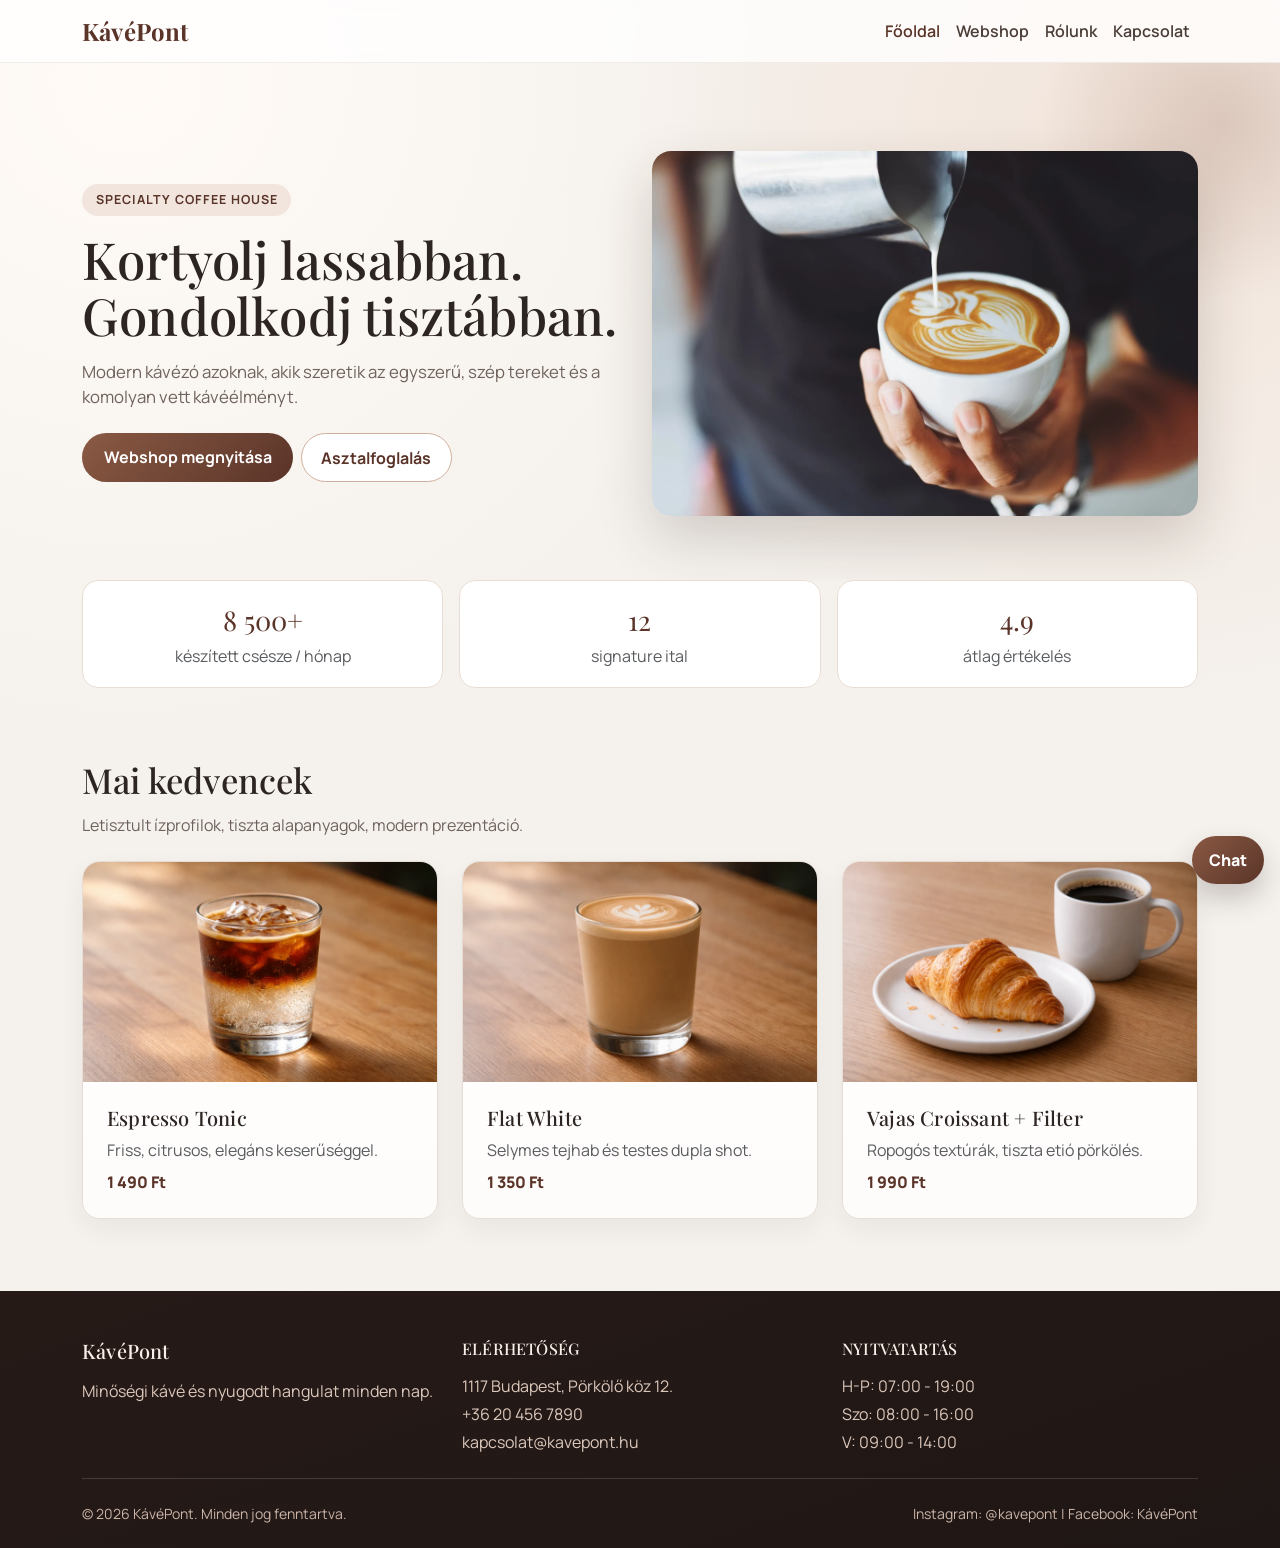
<file: index.html>
﻿<!DOCTYPE html>
<html lang="hu">
<head>
    <meta charset="UTF-8">
    <meta name="viewport" content="width=device-width, initial-scale=1.0">
    <title>KávéPont | Főoldal</title>
    <link rel="preconnect" href="https://fonts.googleapis.com">
    <link rel="preconnect" href="https://fonts.gstatic.com" crossorigin>
    <link href="https://fonts.googleapis.com/css2?family=Manrope:wght@400;500;600;700;800&family=Playfair+Display:wght@600;700;800&display=swap" rel="stylesheet">
    <link href="https://cdn.jsdelivr.net/npm/bootstrap@5.3.3/dist/css/bootstrap.min.css" rel="stylesheet" integrity="sha384-QWTKZyjpPEjISv5WaRU9OFeRpok6YctnYmDr5pNlyT2bRjXh0JMhjY6hW+ALEwIH" crossorigin="anonymous">
    <link rel="stylesheet" href="styles.css">
</head>

<style>


</style>

<body>
    <nav class="navbar navbar-expand-lg glass-nav sticky-top">
        <div class="container">
            <a class="navbar-brand brand-text" href="index.html">KávéPont</a>
            <button class="navbar-toggler" type="button" data-bs-toggle="collapse" data-bs-target="#mainNav" aria-controls="mainNav" aria-expanded="false" aria-label="Navigáció váltása">
                <span class="navbar-toggler-icon"></span>
            </button>
            <div class="collapse navbar-collapse" id="mainNav">
                <ul class="navbar-nav ms-auto mb-2 mb-lg-0">
                    <li class="nav-item"><a class="nav-link active" aria-current="page" href="index.html">Főoldal</a></li>
                    <li class="nav-item"><a class="nav-link" href="menu.html">Webshop</a></li>
                    <li class="nav-item"><a class="nav-link" href="rolunk.html">Rólunk</a></li>
                    <li class="nav-item"><a class="nav-link" href="kapcsolat.html">Kapcsolat</a></li>
                </ul>
            </div>
        </div>
    </nav>

    <header class="hero-section">
        <div class="container">
            <div class="row align-items-center g-4">
                <div class="col-lg-6 fade-up">
                    <span class="kicker">Specialty Coffee House</span>
                    <h1 class="hero-title">Kortyolj lassabban. Gondolkodj tisztábban.</h1>
                    <p class="hero-sub mb-4">Modern kávézó azoknak, akik szeretik az egyszerű, szép tereket és a komolyan vett kávéélményt.</p>
                    <div class="d-flex flex-wrap gap-2">
                        <a href="menu.html" class="btn btn-coffee">Webshop megnyitása</a>
                        <a href="kapcsolat.html" class="btn btn-coffee-outline">Asztalfoglalás</a>
                    </div>
                </div>
                <div class="col-lg-6 fade-up delay-1">
                    <img src="kepek/fooldal.webp" class="img-fluid page-photo hero-photo" alt="Modern kávézó enterior">
                </div>
            </div>
        </div>
    </header>

    <section class="pb-5">
        <div class="container">
            <div class="row g-3 fade-up delay-1">
                <div class="col-md-4">
                    <div class="stats-wrap text-center">
                        <p class="stat-number">8 500+</p>
                        <p class="mb-0 text-muted">készített csésze / hónap</p>
                    </div>
                </div>
                <div class="col-md-4">
                    <div class="stats-wrap text-center">
                        <p class="stat-number">12</p>
                        <p class="mb-0 text-muted">signature ital</p>
                    </div>
                </div>
                <div class="col-md-4">
                    <div class="stats-wrap text-center">
                        <p class="stat-number">4.9</p>
                        <p class="mb-0 text-muted">átlag értékelés</p>
                    </div>
                </div>
            </div>
        </div>
    </section>

    <section class="py-4">
        <div class="container">
            <h2 class="section-title fade-up">Mai kedvencek</h2>
            <p class="section-lead mb-4 fade-up delay-1">Letisztult ízprofilok, tiszta alapanyagok, modern prezentáció.</p>
            <div class="row g-4">
                <div class="col-md-4 fade-up delay-1">
                    <article class="soft-card h-100 overflow-hidden">
                        <img src="kepek/espressotonic.webp" class="w-100 feature-photo" alt="Espresso tonic">
                        <div class="p-4">
                            <h3 class="h5">Espresso Tonic</h3>
                            <p class="text-muted mb-2">Friss, citrusos, elegáns keserűséggel.</p>
                            <span class="price">1 490 Ft</span>
                        </div>
                    </article>
                </div>
                <div class="col-md-4 fade-up delay-2">
                    <article class="soft-card h-100 overflow-hidden">
                        <img src="kepek/flatwhite.webp" class="w-100 feature-photo" alt="Flat white">
                        <div class="p-4">
                            <h3 class="h5">Flat White</h3>
                            <p class="text-muted mb-2">Selymes tejhab és testes dupla shot.</p>
                            <span class="price">1 350 Ft</span>
                        </div>
                    </article>
                </div>
                <div class="col-md-4 fade-up delay-3">
                    <article class="soft-card h-100 overflow-hidden">
                        <img src="kepek/crossaintfilter.webp" class="w-100 feature-photo" alt="Croissant és kávé">
                        <div class="p-4">
                            <h3 class="h5">Vajas Croissant + Filter</h3>
                            <p class="text-muted mb-2">Ropogós textúrák, tiszta etió pörkölés.</p>
                            <span class="price">1 990 Ft</span>
                        </div>
                    </article>
                </div>
            </div>
        </div>
    </section>

    <footer class="footer-section pt-5 pb-4">
        <div class="container">
            <div class="row g-4">
                <div class="col-md-4">
                    <h3 class="h5 mb-3">KávéPont</h3>
                    <p class="mb-0 text-footer">Minőségi kávé és nyugodt hangulat minden nap.</p>
                </div>
                <div class="col-md-4">
                    <h3 class="h6 text-uppercase mb-3">Elérhetőség</h3>
                    <p class="mb-1 text-footer">1117 Budapest, Pörkölő köz 12.</p>
                    <p class="mb-1 text-footer">+36 20 456 7890</p>
                    <p class="mb-0 text-footer">kapcsolat@kavepont.hu</p>
                </div>
                <div class="col-md-4">
                    <h3 class="h6 text-uppercase mb-3">Nyitvatartás</h3>
                    <p class="mb-1 text-footer">H-P: 07:00 - 19:00</p>
                    <p class="mb-1 text-footer">Szo: 08:00 - 16:00</p>
                    <p class="mb-0 text-footer">V: 09:00 - 14:00</p>
                </div>
            </div>
            <div class="d-flex flex-column flex-md-row justify-content-between align-items-md-center pt-4 mt-4 border-top footer-bottom">
                <small>&copy; 2026 KávéPont. Minden jog fenntartva.</small>
                <small>Instagram: @kavepont | Facebook: KávéPont</small>
            </div>
        </div>
    </footer>

    <script src="https://cdn.jsdelivr.net/npm/bootstrap@5.3.3/dist/js/bootstrap.bundle.min.js" integrity="sha384-YvpcrYf0tY3lHB60NNkmXc5s9fDVZLESaAA55NDzOxhy9GkcIdslK1eN7N6jIeHz" crossorigin="anonymous"></script>
    <script src="chatbot.js"></script>
</body>
</html>
</file>
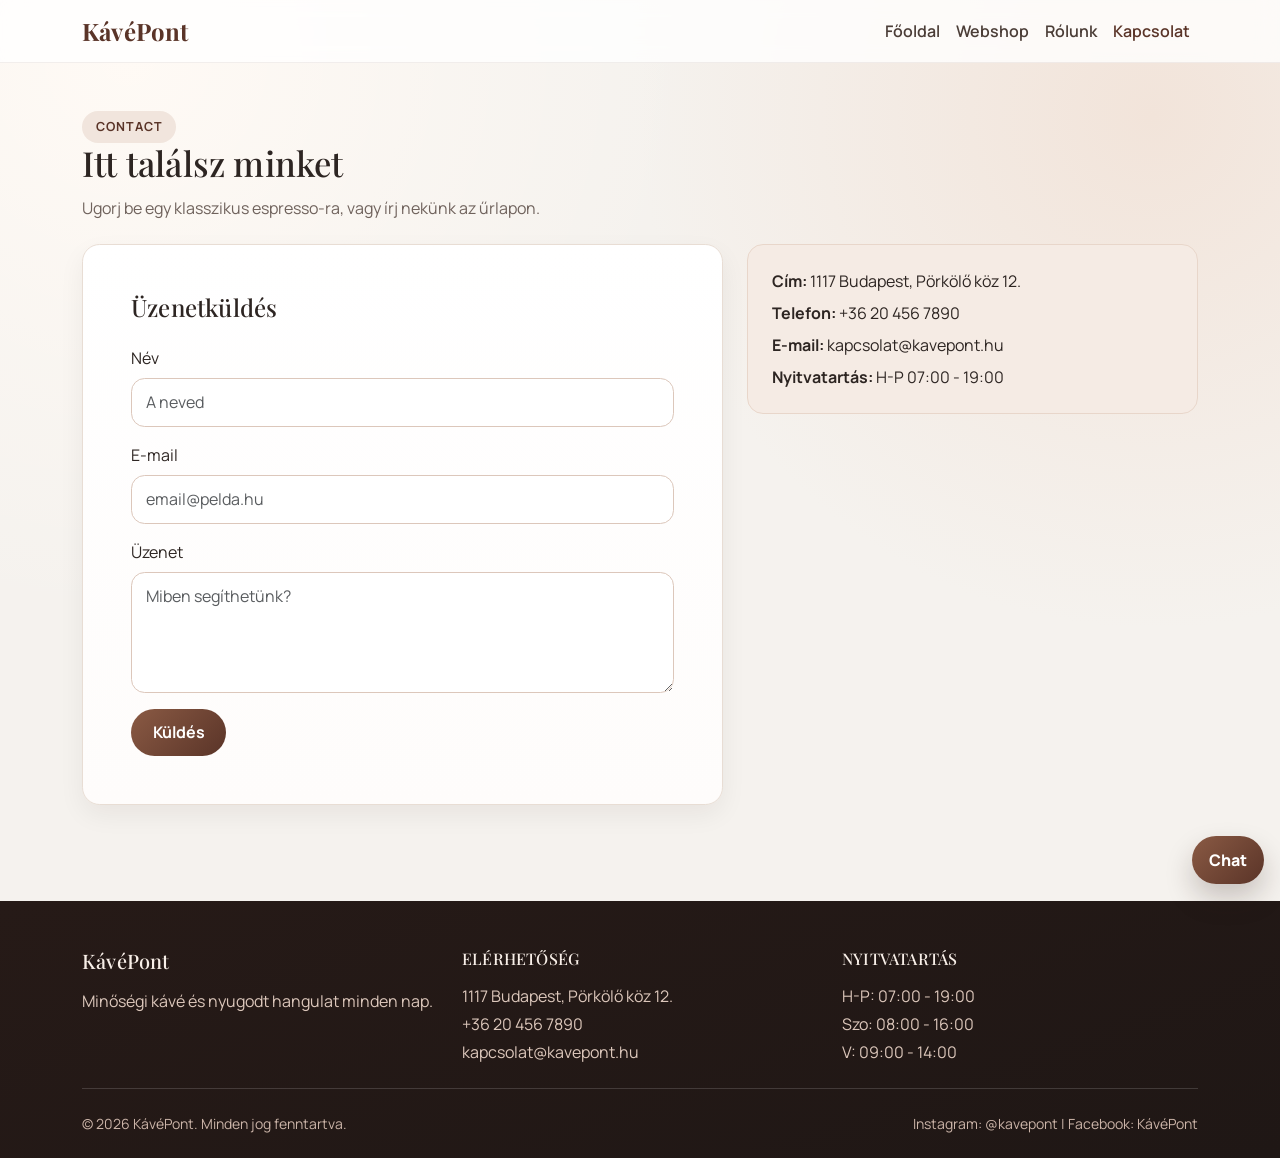
<file: kapcsolat.html>
﻿<!DOCTYPE html>
<html lang="hu">
<head>
    <meta charset="UTF-8">
    <meta name="viewport" content="width=device-width, initial-scale=1.0">
    <title>KávéPont | Kapcsolat</title>
    <link rel="preconnect" href="https://fonts.googleapis.com">
    <link rel="preconnect" href="https://fonts.gstatic.com" crossorigin>
    <link href="https://fonts.googleapis.com/css2?family=Manrope:wght@400;500;600;700;800&family=Playfair+Display:wght@600;700;800&display=swap" rel="stylesheet">
    <link href="https://cdn.jsdelivr.net/npm/bootstrap@5.3.3/dist/css/bootstrap.min.css" rel="stylesheet" integrity="sha384-QWTKZyjpPEjISv5WaRU9OFeRpok6YctnYmDr5pNlyT2bRjXh0JMhjY6hW+ALEwIH" crossorigin="anonymous">
    <link rel="stylesheet" href="styles.css">
</head>
<body>
    <nav class="navbar navbar-expand-lg glass-nav sticky-top">
        <div class="container">
            <a class="navbar-brand brand-text" href="index.html">KávéPont</a>
            <button class="navbar-toggler" type="button" data-bs-toggle="collapse" data-bs-target="#mainNav" aria-controls="mainNav" aria-expanded="false" aria-label="Navigáció váltása">
                <span class="navbar-toggler-icon"></span>
            </button>
            <div class="collapse navbar-collapse" id="mainNav">
                <ul class="navbar-nav ms-auto mb-2 mb-lg-0">
                    <li class="nav-item"><a class="nav-link" href="index.html">Főoldal</a></li>
                    <li class="nav-item"><a class="nav-link" href="menu.html">Webshop</a></li>
                    <li class="nav-item"><a class="nav-link" href="rolunk.html">Rólunk</a></li>
                    <li class="nav-item"><a class="nav-link active" aria-current="page" href="kapcsolat.html">Kapcsolat</a></li>
                </ul>
            </div>
        </div>
    </nav>

    <main class="py-5">
        <div class="container">
            <div class="row g-4 align-items-center mb-2">
                <div class="col-lg-6 fade-up">
                    <span class="kicker">Contact</span>
                    <h1 class="section-title">Itt találsz minket</h1>
                    <p class="section-lead">Ugorj be egy klasszikus espresso-ra, vagy írj nekünk az űrlapon.</p>
                </div>
                <div class="col-lg-6 fade-up delay-1">

                </div>
            </div>

            <div class="row g-4">

                <div class="col-lg-7 fade-up delay-2">
                    <div class="soft-card p-4 p-md-5">
                        <h2 class="h4 mb-4">Üzenetküldés</h2>
                        <form>
                            <div class="mb-3">
                                <label for="name" class="form-label">Név</label>
                                <input type="text" class="form-control clean-input" id="name" placeholder="A neved">
                            </div>
                            <div class="mb-3">
                                <label for="email" class="form-label">E-mail</label>
                                <input type="email" class="form-control clean-input" id="email" placeholder="email@pelda.hu">
                            </div>
                            <div class="mb-3">
                                <label for="message" class="form-label">Üzenet</label>
                                <textarea class="form-control clean-input" id="message" rows="4" placeholder="Miben segíthetünk?"></textarea>
                            </div>
                            <button type="submit" class="btn btn-coffee">Küldés</button>
                        </form>
                    </div>
                </div>

                                <div class="col-lg-5 fade-up delay-1">
                    <div class="contact-block p-4">
                        <p class="mb-2"><strong>Cím:</strong> 1117 Budapest, Pörkölő köz 12.</p>
                        <p class="mb-2"><strong>Telefon:</strong> +36 20 456 7890</p>
                        <p class="mb-2"><strong>E-mail:</strong> kapcsolat@kavepont.hu</p>
                        <p class="mb-0"><strong>Nyitvatartás:</strong> H-P 07:00 - 19:00</p>
                    </div>
                </div>
            </div>
        </div>
    </main>

    <footer class="footer-section pt-5 pb-4">
        <div class="container">
            <div class="row g-4">
                <div class="col-md-4">
                    <h3 class="h5 mb-3">KávéPont</h3>
                    <p class="mb-0 text-footer">Minőségi kávé és nyugodt hangulat minden nap.</p>
                </div>
                <div class="col-md-4">
                    <h3 class="h6 text-uppercase mb-3">Elérhetőség</h3>
                    <p class="mb-1 text-footer">1117 Budapest, Pörkölő köz 12.</p>
                    <p class="mb-1 text-footer">+36 20 456 7890</p>
                    <p class="mb-0 text-footer">kapcsolat@kavepont.hu</p>
                </div>
                <div class="col-md-4">
                    <h3 class="h6 text-uppercase mb-3">Nyitvatartás</h3>
                    <p class="mb-1 text-footer">H-P: 07:00 - 19:00</p>
                    <p class="mb-1 text-footer">Szo: 08:00 - 16:00</p>
                    <p class="mb-0 text-footer">V: 09:00 - 14:00</p>
                </div>
            </div>
            <div class="d-flex flex-column flex-md-row justify-content-between align-items-md-center pt-4 mt-4 border-top footer-bottom">
                <small>&copy; 2026 KávéPont. Minden jog fenntartva.</small>
                <small>Instagram: @kavepont | Facebook: KávéPont</small>
            </div>
        </div>
    </footer>

    <script src="https://cdn.jsdelivr.net/npm/bootstrap@5.3.3/dist/js/bootstrap.bundle.min.js" integrity="sha384-YvpcrYf0tY3lHB60NNkmXc5s9fDVZLESaAA55NDzOxhy9GkcIdslK1eN7N6jIeHz" crossorigin="anonymous"></script>
    <script src="chatbot.js"></script>
</body>
</html>
</file>
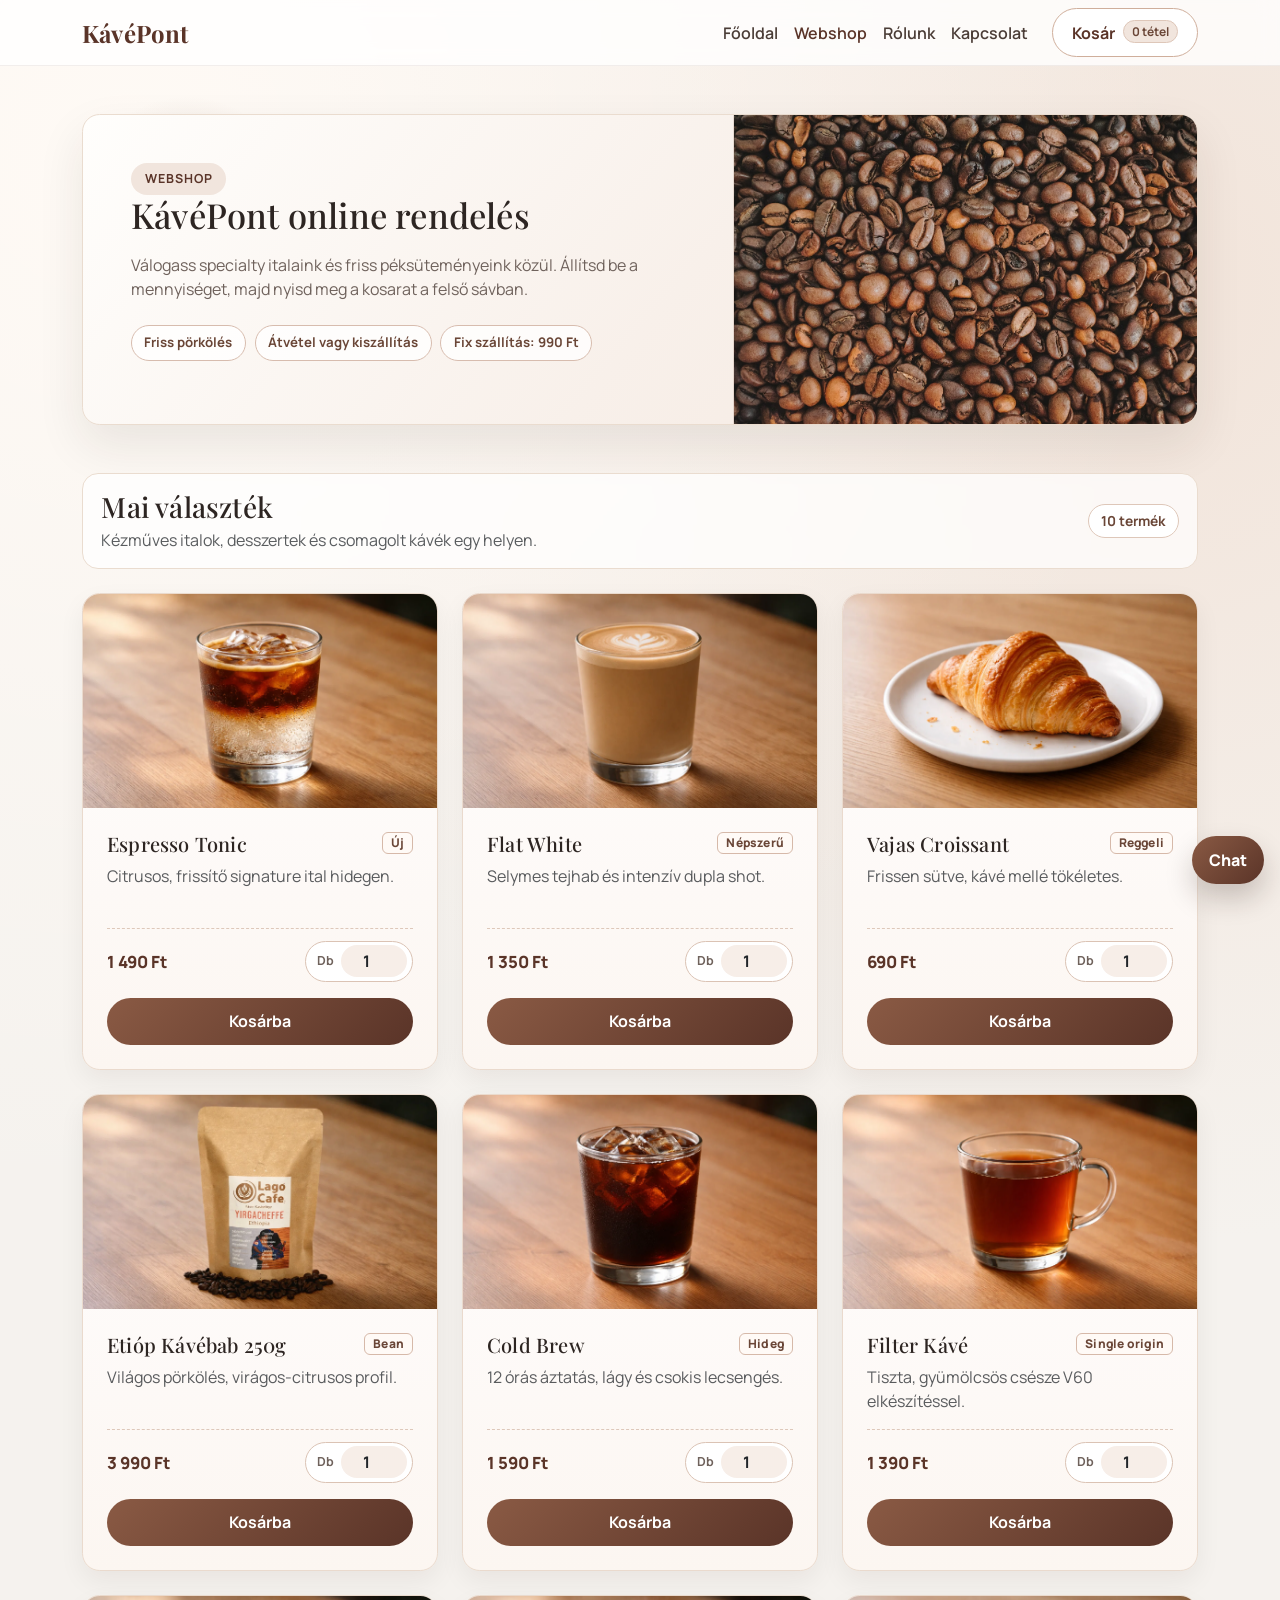
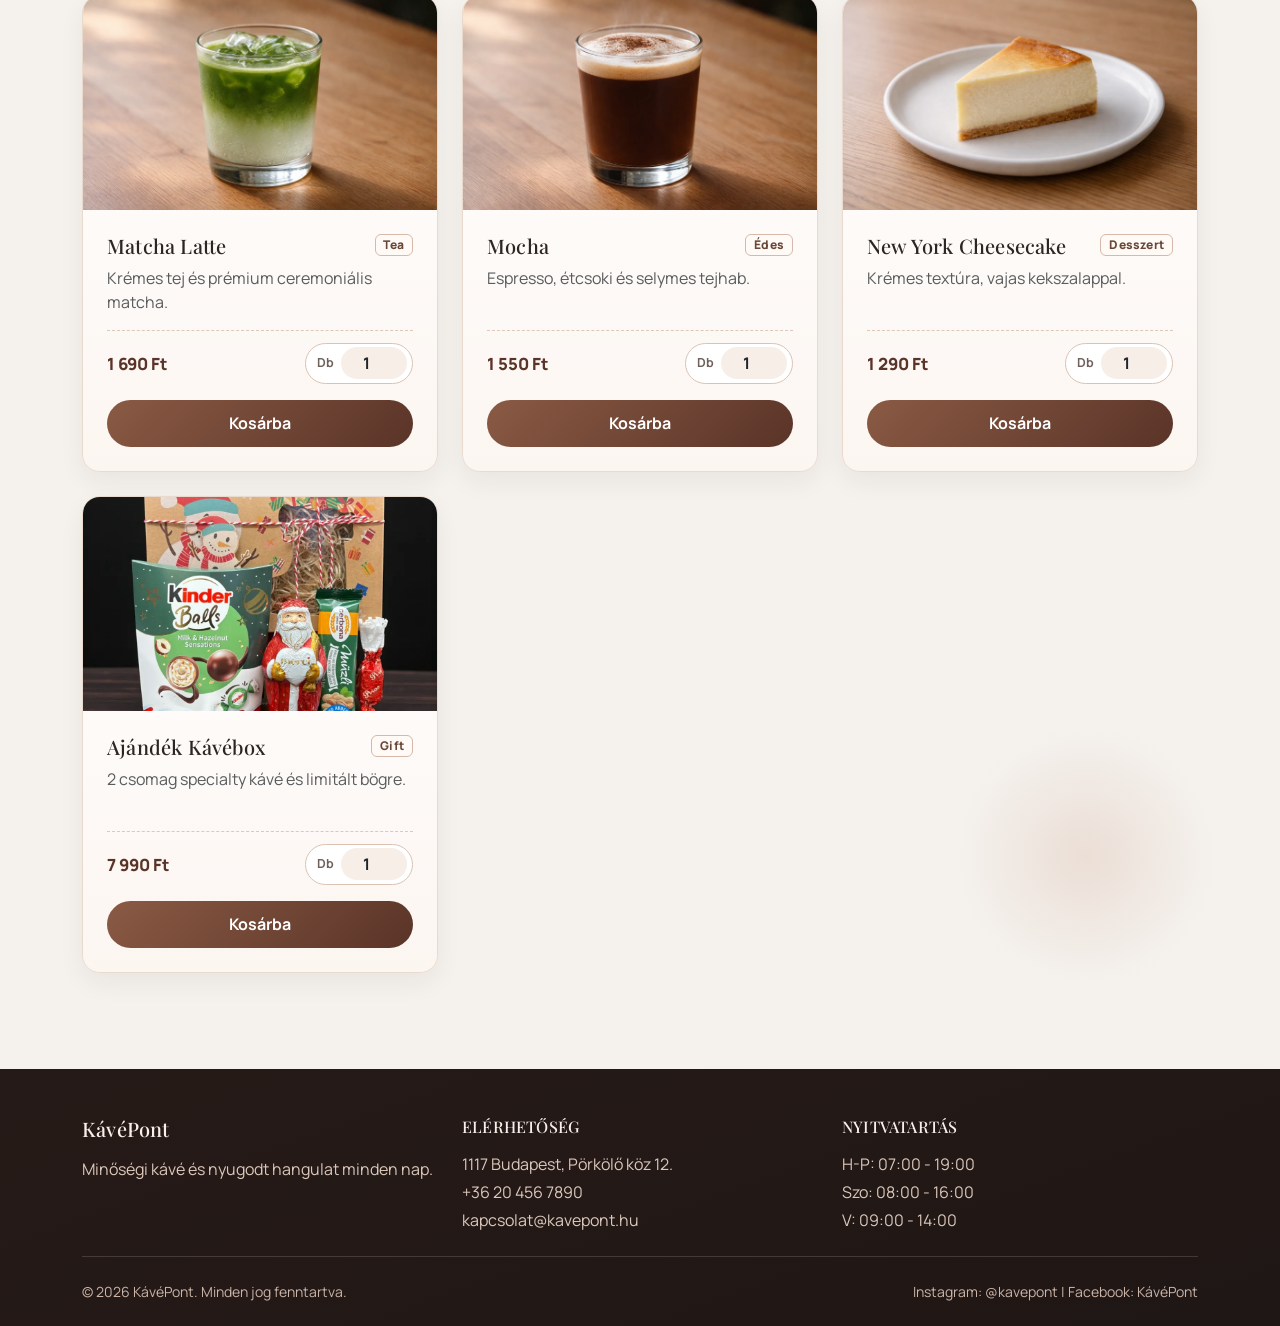
<file: menu.html>
﻿<!DOCTYPE html>
<html lang="hu">
<head>
    <meta charset="UTF-8">
    <meta name="viewport" content="width=device-width, initial-scale=1.0">
    <title>KávéPont | Webshop</title>
    <link rel="preconnect" href="https://fonts.googleapis.com">
    <link rel="preconnect" href="https://fonts.gstatic.com" crossorigin>
    <link href="https://fonts.googleapis.com/css2?family=Manrope:wght@400;500;600;700;800&family=Playfair+Display:wght@600;700;800&display=swap" rel="stylesheet">
    <link href="https://cdn.jsdelivr.net/npm/bootstrap@5.3.3/dist/css/bootstrap.min.css" rel="stylesheet" integrity="sha384-QWTKZyjpPEjISv5WaRU9OFeRpok6YctnYmDr5pNlyT2bRjXh0JMhjY6hW+ALEwIH" crossorigin="anonymous">
    <link rel="stylesheet" href="styles.css">
</head>
<body>
    <nav class="navbar navbar-expand-lg glass-nav sticky-top">
        <div class="container">
            <a class="navbar-brand brand-text" href="index.html">KávéPont</a>
            <button class="navbar-toggler" type="button" data-bs-toggle="collapse" data-bs-target="#mainNav" aria-controls="mainNav" aria-expanded="false" aria-label="Navigáció váltása">
                <span class="navbar-toggler-icon"></span>
            </button>
            <div class="collapse navbar-collapse" id="mainNav">
                <ul class="navbar-nav ms-auto mb-2 mb-lg-0">
                    <li class="nav-item"><a class="nav-link" href="index.html">Főoldal</a></li>
                    <li class="nav-item"><a class="nav-link active" aria-current="page" href="menu.html">Webshop</a></li>
                    <li class="nav-item"><a class="nav-link" href="rolunk.html">Rólunk</a></li>
                    <li class="nav-item"><a class="nav-link" href="kapcsolat.html">Kapcsolat</a></li>
                </ul>
                <div class="d-flex ms-lg-3 mt-3 mt-lg-0">
                    <button type="button" class="btn btn-coffee-outline cart-nav-btn" data-bs-toggle="modal" data-bs-target="#cartModal">
                        Kosár
                        <span id="cart-count" class="badge rounded-pill cart-count ms-2">0 tétel</span>
                    </button>
                </div>
            </div>
        </div>
    </nav>

    <main class="shop-main py-5">
        <div class="container">
            <section class="shop-hero soft-card overflow-hidden mb-5">
                <div class="row g-0 align-items-stretch">
                    <div class="col-lg-7 p-4 p-md-5 fade-up">
                        <span class="kicker">Webshop</span>
                        <h1 class="section-title mb-3">KávéPont online rendelés</h1>
                        <p class="section-lead mb-4">Válogass specialty italaink és friss péksüteményeink közül. Állítsd be a mennyiséget, majd nyisd meg a kosarat a felső sávban.</p>
                        <div class="shop-highlights">
                            <span class="shop-pill">Friss pörkölés</span>
                            <span class="shop-pill">Átvétel vagy kiszállítás</span>
                            <span class="shop-pill">Fix szállítás: 990 Ft</span>
                        </div>
                    </div>
                    <div class="col-lg-5 shop-hero-media fade-up delay-1">
                        <img src="kepek/kavebabok.jpeg" class="img-fluid page-photo shop-hero-photo" alt="Kávébabok közelről">
                    </div>
                </div>
            </section>

            <div class="row g-4 align-items-start">
                <div class="col-12">
                    <div class="shop-grid-head fade-up mb-4 d-flex justify-content-between align-items-center flex-wrap gap-2">
                        <div>
                            <h2 class="h3 mb-1">Mai választék</h2>
                            <p class="text-muted mb-0">Kézműves italok, desszertek és csomagolt kávék egy helyen.</p>
                        </div>
                        <span class="shop-count">10 termék</span>
                    </div>

                    <div class="row g-4 products-grid">
                        <div class="col-md-6 col-lg-4 fade-up delay-1">
                            <article class="soft-card h-100 overflow-hidden shop-card product-card">
                                <img src="kepek/espressotonic.webp" class="w-100 feature-photo" alt="Espresso Tonic">
                                <div class="p-4">
                                    <div class="d-flex justify-content-between align-items-start mb-2">
                                        <h2 class="h5 mb-0">Espresso Tonic</h2>
                                        <span class="badge text-bg-light product-badge">Új</span>
                                    </div>
                                    <p class="text-muted mb-3 product-copy">Citrusos, frissítő signature ital hidegen.</p>
                                    <div class="d-flex justify-content-between align-items-center mb-3 product-meta">
                                        <span class="price">1 490 Ft</span>
                                        <div class="qty-wrap qty-wrap-modern">
                                            <label for="qty-tonic" class="form-label mb-0">Db</label>
                                            <input id="qty-tonic" type="number" class="form-control clean-input qty-input" value="1" min="1">
                                        </div>
                                    </div>
                                    <button type="button" class="btn btn-coffee w-100 add-to-cart" data-product-id="tonic" data-product-name="Espresso Tonic" data-product-price="1490" data-qty-input="qty-tonic">Kosárba</button>
                                </div>
                            </article>
                        </div>

                        <div class="col-md-6 col-lg-4 fade-up delay-1">
                            <article class="soft-card h-100 overflow-hidden shop-card product-card">
                                <img src="kepek/flatwhite.webp" class="w-100 feature-photo" alt="Flat White">
                                <div class="p-4">
                                    <div class="d-flex justify-content-between align-items-start mb-2">
                                        <h2 class="h5 mb-0">Flat White</h2>
                                        <span class="badge text-bg-light product-badge">Népszerű</span>
                                    </div>
                                    <p class="text-muted mb-3 product-copy">Selymes tejhab és intenzív dupla shot.</p>
                                    <div class="d-flex justify-content-between align-items-center mb-3 product-meta">
                                        <span class="price">1 350 Ft</span>
                                        <div class="qty-wrap qty-wrap-modern">
                                            <label for="qty-flat" class="form-label mb-0">Db</label>
                                            <input id="qty-flat" type="number" class="form-control clean-input qty-input" value="1" min="1">
                                        </div>
                                    </div>
                                    <button type="button" class="btn btn-coffee w-100 add-to-cart" data-product-id="flat" data-product-name="Flat White" data-product-price="1350" data-qty-input="qty-flat">Kosárba</button>
                                </div>
                            </article>
                        </div>

                        <div class="col-md-6 col-lg-4 fade-up delay-2">
                            <article class="soft-card h-100 overflow-hidden shop-card product-card">
                                <img src="kepek/vajascrossaint.webp" class="w-100 feature-photo" alt="Vajas croissant">
                                <div class="p-4">
                                    <div class="d-flex justify-content-between align-items-start mb-2">
                                        <h2 class="h5 mb-0">Vajas Croissant</h2>
                                        <span class="badge text-bg-light product-badge">Reggeli</span>
                                    </div>
                                    <p class="text-muted mb-3 product-copy">Frissen sütve, kávé mellé tökéletes.</p>
                                    <div class="d-flex justify-content-between align-items-center mb-3 product-meta">
                                        <span class="price">690 Ft</span>
                                        <div class="qty-wrap qty-wrap-modern">
                                            <label for="qty-croissant" class="form-label mb-0">Db</label>
                                            <input id="qty-croissant" type="number" class="form-control clean-input qty-input" value="1" min="1">
                                        </div>
                                    </div>
                                    <button type="button" class="btn btn-coffee w-100 add-to-cart" data-product-id="croissant" data-product-name="Vajas Croissant" data-product-price="690" data-qty-input="qty-croissant">Kosárba</button>
                                </div>
                            </article>
                        </div>

                        <div class="col-md-6 col-lg-4 fade-up delay-2">
                            <article class="soft-card h-100 overflow-hidden shop-card product-card">
                                <img src="kepek/etiopkavebab.jpg" class="w-100 feature-photo" alt="250g kávébab">
                                <div class="p-4">
                                    <div class="d-flex justify-content-between align-items-start mb-2">
                                        <h2 class="h5 mb-0">Etióp Kávébab 250g</h2>
                                        <span class="badge text-bg-light product-badge">Bean</span>
                                    </div>
                                    <p class="text-muted mb-3 product-copy">Világos pörkölés, virágos-citrusos profil.</p>
                                    <div class="d-flex justify-content-between align-items-center mb-3 product-meta">
                                        <span class="price">3 990 Ft</span>
                                        <div class="qty-wrap qty-wrap-modern">
                                            <label for="qty-beans" class="form-label mb-0">Db</label>
                                            <input id="qty-beans" type="number" class="form-control clean-input qty-input" value="1" min="1">
                                        </div>
                                    </div>
                                    <button type="button" class="btn btn-coffee w-100 add-to-cart" data-product-id="beans" data-product-name="Etióp Kávébab 250g" data-product-price="3990" data-qty-input="qty-beans">Kosárba</button>
                                </div>
                            </article>
                        </div>

                        <div class="col-md-6 col-lg-4 fade-up delay-3">
                            <article class="soft-card h-100 overflow-hidden shop-card product-card">
                                <img src="kepek/coldbrew.webp" class="w-100 feature-photo" alt="Cold Brew kávé">
                                <div class="p-4">
                                    <div class="d-flex justify-content-between align-items-start mb-2">
                                        <h2 class="h5 mb-0">Cold Brew</h2>
                                        <span class="badge text-bg-light product-badge">Hideg</span>
                                    </div>
                                    <p class="text-muted mb-3 product-copy">12 órás áztatás, lágy és csokis lecsengés.</p>
                                    <div class="d-flex justify-content-between align-items-center mb-3 product-meta">
                                        <span class="price">1 590 Ft</span>
                                        <div class="qty-wrap qty-wrap-modern">
                                            <label for="qty-coldbrew" class="form-label mb-0">Db</label>
                                            <input id="qty-coldbrew" type="number" class="form-control clean-input qty-input" value="1" min="1">
                                        </div>
                                    </div>
                                    <button type="button" class="btn btn-coffee w-100 add-to-cart" data-product-id="coldbrew" data-product-name="Cold Brew" data-product-price="1590" data-qty-input="qty-coldbrew">Kosárba</button>
                                </div>
                            </article>
                        </div>

                        <div class="col-md-6 col-lg-4 fade-up delay-3">
                            <article class="soft-card h-100 overflow-hidden shop-card product-card">
                                <img src="kepek/filterkave.webp" class="w-100 feature-photo" alt="Filter kávé">
                                <div class="p-4">
                                    <div class="d-flex justify-content-between align-items-start mb-2">
                                        <h2 class="h5 mb-0">Filter Kávé</h2>
                                        <span class="badge text-bg-light product-badge">Single origin</span>
                                    </div>
                                    <p class="text-muted mb-3 product-copy">Tiszta, gyümölcsös csésze V60 elkészítéssel.</p>
                                    <div class="d-flex justify-content-between align-items-center mb-3 product-meta">
                                        <span class="price">1 390 Ft</span>
                                        <div class="qty-wrap qty-wrap-modern">
                                            <label for="qty-filter" class="form-label mb-0">Db</label>
                                            <input id="qty-filter" type="number" class="form-control clean-input qty-input" value="1" min="1">
                                        </div>
                                    </div>
                                    <button type="button" class="btn btn-coffee w-100 add-to-cart" data-product-id="filter" data-product-name="Filter Kávé" data-product-price="1390" data-qty-input="qty-filter">Kosárba</button>
                                </div>
                            </article>
                        </div>

                        <div class="col-md-6 col-lg-4 fade-up delay-3">
                            <article class="soft-card h-100 overflow-hidden shop-card product-card">
                                <img src="kepek/matchalatte.webp" class="w-100 feature-photo" alt="Matcha latte">
                                <div class="p-4">
                                    <div class="d-flex justify-content-between align-items-start mb-2">
                                        <h2 class="h5 mb-0">Matcha Latte</h2>
                                        <span class="badge text-bg-light product-badge">Tea</span>
                                    </div>
                                    <p class="text-muted mb-3 product-copy">Krémes tej és prémium ceremoniális matcha.</p>
                                    <div class="d-flex justify-content-between align-items-center mb-3 product-meta">
                                        <span class="price">1 690 Ft</span>
                                        <div class="qty-wrap qty-wrap-modern">
                                            <label for="qty-matcha" class="form-label mb-0">Db</label>
                                            <input id="qty-matcha" type="number" class="form-control clean-input qty-input" value="1" min="1">
                                        </div>
                                    </div>
                                    <button type="button" class="btn btn-coffee w-100 add-to-cart" data-product-id="matcha" data-product-name="Matcha Latte" data-product-price="1690" data-qty-input="qty-matcha">Kosárba</button>
                                </div>
                            </article>
                        </div>

                        <div class="col-md-6 col-lg-4 fade-up delay-3">
                            <article class="soft-card h-100 overflow-hidden shop-card product-card">
                                <img src="kepek/mocha.webp" class="w-100 feature-photo" alt="Mocha ital">
                                <div class="p-4">
                                    <div class="d-flex justify-content-between align-items-start mb-2">
                                        <h2 class="h5 mb-0">Mocha</h2>
                                        <span class="badge text-bg-light product-badge">Édes</span>
                                    </div>
                                    <p class="text-muted mb-3 product-copy">Espresso, étcsoki és selymes tejhab.</p>
                                    <div class="d-flex justify-content-between align-items-center mb-3 product-meta">
                                        <span class="price">1 550 Ft</span>
                                        <div class="qty-wrap qty-wrap-modern">
                                            <label for="qty-mocha" class="form-label mb-0">Db</label>
                                            <input id="qty-mocha" type="number" class="form-control clean-input qty-input" value="1" min="1">
                                        </div>
                                    </div>
                                    <button type="button" class="btn btn-coffee w-100 add-to-cart" data-product-id="mocha" data-product-name="Mocha" data-product-price="1550" data-qty-input="qty-mocha">Kosárba</button>
                                </div>
                            </article>
                        </div>

                        <div class="col-md-6 col-lg-4 fade-up delay-3">
                            <article class="soft-card h-100 overflow-hidden shop-card product-card">
                                <img src="kepek/newyorkcheesecake.webp" class="w-100 feature-photo" alt="Cheesecake szelet">
                                <div class="p-4">
                                    <div class="d-flex justify-content-between align-items-start mb-2">
                                        <h2 class="h5 mb-0">New York Cheesecake</h2>
                                        <span class="badge text-bg-light product-badge">Desszert</span>
                                    </div>
                                    <p class="text-muted mb-3 product-copy">Krémes textúra, vajas kekszalappal.</p>
                                    <div class="d-flex justify-content-between align-items-center mb-3 product-meta">
                                        <span class="price">1 290 Ft</span>
                                        <div class="qty-wrap qty-wrap-modern">
                                            <label for="qty-cheesecake" class="form-label mb-0">Db</label>
                                            <input id="qty-cheesecake" type="number" class="form-control clean-input qty-input" value="1" min="1">
                                        </div>
                                    </div>
                                    <button type="button" class="btn btn-coffee w-100 add-to-cart" data-product-id="cheesecake" data-product-name="New York Cheesecake" data-product-price="1290" data-qty-input="qty-cheesecake">Kosárba</button>
                                </div>
                            </article>
                        </div>

                        <div class="col-md-6 col-lg-4 fade-up delay-3">
                            <article class="soft-card h-100 overflow-hidden shop-card product-card">
                                <img src="kepek/ajandek.webp" class="w-100 feature-photo" alt="Ajándék kávécsomag">
                                <div class="p-4">
                                    <div class="d-flex justify-content-between align-items-start mb-2">
                                        <h2 class="h5 mb-0">Ajándék Kávébox</h2>
                                        <span class="badge text-bg-light product-badge">Gift</span>
                                    </div>
                                    <p class="text-muted mb-3 product-copy">2 csomag specialty kávé és limitált bögre.</p>
                                    <div class="d-flex justify-content-between align-items-center mb-3 product-meta">
                                        <span class="price">7 990 Ft</span>
                                        <div class="qty-wrap qty-wrap-modern">
                                            <label for="qty-giftbox" class="form-label mb-0">Db</label>
                                            <input id="qty-giftbox" type="number" class="form-control clean-input qty-input" value="1" min="1">
                                        </div>
                                    </div>
                                    <button type="button" class="btn btn-coffee w-100 add-to-cart" data-product-id="giftbox" data-product-name="Ajándék Kávébox" data-product-price="7990" data-qty-input="qty-giftbox">Kosárba</button>
                                </div>
                            </article>
                        </div>
                    </div>
                </div>
            </div>
        </div>
    </main>

    <div class="modal fade" id="cartModal" tabindex="-1" aria-labelledby="cartModalLabel" aria-hidden="true">
        <div class="modal-dialog modal-dialog-scrollable modal-lg modal-dialog-centered">
            <div class="modal-content shop-cart-modal">
                <div class="modal-header border-0 pb-0">
                    <h2 class="h4 mb-0" id="cartModalLabel">Kosár</h2>
                    <button type="button" class="btn-close" data-bs-dismiss="modal" aria-label="Bezárás"></button>
                </div>
                <div class="modal-body pt-3">
                    <p class="cart-helper mb-3">A szállítási díj fixen 990 Ft, 0 Ft rendelésnél nincs felszámítva.</p>

                    <ul id="cart-list" class="list-unstyled mb-3 cart-list">
                        <li id="cart-empty" class="cart-empty">A kosár jelenleg üres.</li>
                    </ul>

                    <div class="cart-summary mb-4">
                        <div class="d-flex justify-content-between mb-2">
                            <span>Részösszeg</span>
                            <strong id="cart-subtotal">0 Ft</strong>
                        </div>
                        <div class="d-flex justify-content-between mb-2">
                            <span>Szállítás</span>
                            <strong id="cart-shipping">0 Ft</strong>
                        </div>
                        <div class="d-flex justify-content-between total-row">
                            <span>Végösszeg</span>
                            <strong id="cart-total">0 Ft</strong>
                        </div>
                    </div>

                    <h3 class="h5 mb-3">Pénztár</h3>
                    <form id="checkout-form" class="checkout-form">
                        <div class="mb-3">
                            <label for="checkout-name" class="form-label">Név</label>
                            <input id="checkout-name" type="text" class="form-control clean-input" placeholder="Teljes név">
                        </div>
                        <div class="mb-3">
                            <label for="checkout-address" class="form-label">Szállítási cím</label>
                            <input id="checkout-address" type="text" class="form-control clean-input" placeholder="Irányítószám, város, utca">
                        </div>
                        <div class="mb-3">
                            <label for="checkout-note" class="form-label">Megjegyzés</label>
                            <textarea id="checkout-note" rows="3" class="form-control clean-input" placeholder="Kapucsengő, szállítási infó..."></textarea>
                        </div>
                        <button id="checkout-button" type="submit" class="btn btn-coffee w-100">Rendelés leadása</button>
                    </form>
                </div>
            </div>
        </div>
    </div>

    <footer class="footer-section pt-5 pb-4">
        <div class="container">
            <div class="row g-4">
                <div class="col-md-4">
                    <h3 class="h5 mb-3">KávéPont</h3>
                    <p class="mb-0 text-footer">Minőségi kávé és nyugodt hangulat minden nap.</p>
                </div>
                <div class="col-md-4">
                    <h3 class="h6 text-uppercase mb-3">Elérhetőség</h3>
                    <p class="mb-1 text-footer">1117 Budapest, Pörkölő köz 12.</p>
                    <p class="mb-1 text-footer">+36 20 456 7890</p>
                    <p class="mb-0 text-footer">kapcsolat@kavepont.hu</p>
                </div>
                <div class="col-md-4">
                    <h3 class="h6 text-uppercase mb-3">Nyitvatartás</h3>
                    <p class="mb-1 text-footer">H-P: 07:00 - 19:00</p>
                    <p class="mb-1 text-footer">Szo: 08:00 - 16:00</p>
                    <p class="mb-0 text-footer">V: 09:00 - 14:00</p>
                </div>
            </div>
            <div class="d-flex flex-column flex-md-row justify-content-between align-items-md-center pt-4 mt-4 border-top footer-bottom">
                <small>&copy; 2026 KávéPont. Minden jog fenntartva.</small>
                <small>Instagram: @kavepont | Facebook: KávéPont</small>
            </div>
        </div>
    </footer>

    <script src="https://cdn.jsdelivr.net/npm/bootstrap@5.3.3/dist/js/bootstrap.bundle.min.js" integrity="sha384-YvpcrYf0tY3lHB60NNkmXc5s9fDVZLESaAA55NDzOxhy9GkcIdslK1eN7N6jIeHz" crossorigin="anonymous"></script>
    <script>
        const cart = new Map();
        const shippingFee = 990;

        const cartCountEl = document.getElementById("cart-count");
        const cartListEl = document.getElementById("cart-list");
        const cartSubtotalEl = document.getElementById("cart-subtotal");
        const cartShippingEl = document.getElementById("cart-shipping");
        const cartTotalEl = document.getElementById("cart-total");
        const checkoutForm = document.getElementById("checkout-form");

        const formatHuf = (value) => `${value.toLocaleString("hu-HU")} Ft`;

        function renderCart() {
            const items = Array.from(cart.values());
            const itemCount = items.reduce((sum, item) => sum + item.qty, 0);
            const subtotal = items.reduce((sum, item) => sum + item.qty * item.price, 0);
            const shipping = subtotal > 0 ? shippingFee : 0;
            const total = subtotal + shipping;

            cartCountEl.textContent = `${itemCount} tétel`;
            cartSubtotalEl.textContent = formatHuf(subtotal);
            cartShippingEl.textContent = formatHuf(shipping);
            cartTotalEl.textContent = formatHuf(total);

            cartListEl.innerHTML = "";

            if (items.length === 0) {
                const empty = document.createElement("li");
                empty.className = "cart-empty";
                empty.textContent = "A kosár jelenleg üres.";
                cartListEl.appendChild(empty);
                return;
            }

            items.forEach((item) => {
                const lineTotal = item.qty * item.price;
                const li = document.createElement("li");
                li.className = "cart-item";
                li.innerHTML = `
                    <div>
                        <span>${item.name} x${item.qty}</span>
                        <strong class="d-block">${formatHuf(lineTotal)}</strong>
                    </div>
                    <button type="button" class="btn btn-sm btn-remove" data-remove-id="${item.id}">Eltávolítás</button>
                `;
                cartListEl.appendChild(li);
            });
        }

        function addToCart(id, name, price, qty) {
            const existing = cart.get(id);
            if (existing) {
                existing.qty += qty;
            } else {
                cart.set(id, { id, name, price, qty });
            }
            renderCart();
        }

        document.querySelectorAll(".add-to-cart").forEach((button) => {
            button.addEventListener("click", () => {
                const id = button.dataset.productId;
                const name = button.dataset.productName;
                const price = Number(button.dataset.productPrice);
                const qtyInput = document.getElementById(button.dataset.qtyInput);
                const qty = Math.max(1, Number(qtyInput.value) || 1);
                qtyInput.value = qty;
                addToCart(id, name, price, qty);
            });
        });

        cartListEl.addEventListener("click", (event) => {
            const removeButton = event.target.closest("[data-remove-id]");
            if (!removeButton) {
                return;
            }
            cart.delete(removeButton.dataset.removeId);
            renderCart();
        });

        checkoutForm.addEventListener("submit", (event) => {
            event.preventDefault();
            alert("Köszönjük! A rendelésed rögzítésre került.");
        });

        renderCart();
    </script>
    <script src="chatbot.js"></script>
</body>
</html>
</file>
<file: styles.css>
:root {
    --bg-main: #f5f2ee;
    --bg-soft: #fbf9f6;
    --bg-dark: #1f1715;
    --coffee-700: #5a3428;
    --coffee-500: #8a5a44;
    --coffee-300: #d8b9a7;
    --text-main: #2d2522;
    --text-soft: #6f625c;
    --line: #e8ddd4;
    --white: #ffffff;
}

* {
    box-sizing: border-box;
}

body {
    font-family: "Manrope", sans-serif;
    color: var(--text-main);
    background:
        radial-gradient(circle at 10% 5%, #fffaf5 0%, transparent 35%),
        radial-gradient(circle at 90% 10%, #f2e4da 0%, transparent 33%),
        var(--bg-main);
}

h1,
h2,
h3,
h4,
h5,
h6,
.brand-text {
    font-family: "Playfair Display", serif;
    letter-spacing: 0.2px;
}

.brand-text {
    color: var(--coffee-700);
    font-weight: 700;
    font-size: 1.5rem;
}

.glass-nav {
    background-color: rgba(255, 255, 255, 0.78) !important;
    backdrop-filter: blur(10px);
    border-bottom: 1px solid rgba(90, 52, 40, 0.08) !important;
}

.nav-link {
    font-weight: 600;
    color: #4b3d37;
}

.nav-link.active {
    color: var(--coffee-700) !important;
}

.hero-section {
    position: relative;
    padding: 5.5rem 0 4rem;
    overflow: hidden;
}

.hero-section::before {
    content: "";
    position: absolute;
    right: -120px;
    top: -120px;
    width: 360px;
    height: 360px;
    background: radial-gradient(circle, rgba(138, 90, 68, 0.22) 0%, rgba(138, 90, 68, 0) 70%);
    pointer-events: none;
}

.kicker {
    display: inline-block;
    padding: 0.42rem 0.85rem;
    border-radius: 999px;
    background-color: #f1e5dd;
    color: var(--coffee-700);
    font-size: 0.78rem;
    font-weight: 700;
    text-transform: uppercase;
    letter-spacing: 0.08em;
}

.hero-title {
    font-size: clamp(2rem, 4vw, 3.5rem);
    line-height: 1.08;
    margin-top: 1rem;
    margin-bottom: 1rem;
}

.hero-sub {
    color: var(--text-soft);
    font-size: 1.05rem;
    max-width: 560px;
}

.btn-coffee {
    background: linear-gradient(135deg, var(--coffee-500), var(--coffee-700));
    border: none;
    color: #fff;
    border-radius: 999px;
    padding: 0.72rem 1.35rem;
    font-weight: 700;
}

.btn-coffee:hover,
.btn-coffee:focus {
    color: #fff;
    filter: brightness(0.95);
}

.btn-coffee-outline {
    border: 1px solid #cfae9b;
    color: var(--coffee-700);
    background: #fff;
    border-radius: 999px;
    padding: 0.72rem 1.2rem;
    font-weight: 700;
}

.btn-coffee-outline:hover {
    background: #f5ebe4;
    color: var(--coffee-700);
}

.page-photo {
    width: 100%;
    max-height: 460px;
    object-fit: cover;
    border-radius: 1.2rem;
}

.hero-photo {
    box-shadow: 0 24px 55px rgba(48, 33, 24, 0.18);
}

.feature-photo {
    height: 220px;
    object-fit: cover;
}

.soft-card {
    border: 1px solid var(--line);
    background: linear-gradient(180deg, #fff 0%, #fefcfb 100%);
    border-radius: 1.1rem;
    box-shadow: 0 10px 26px rgba(29, 18, 13, 0.06);
}

.soft-card:hover {
    transform: translateY(-4px);
    box-shadow: 0 18px 36px rgba(29, 18, 13, 0.1);
    transition: 0.28s ease;
}

.stats-wrap {
    background: #fff;
    border: 1px solid var(--line);
    border-radius: 1rem;
    padding: 1.2rem;
}

.stat-number {
    font-family: "Playfair Display", serif;
    font-size: 1.7rem;
    color: var(--coffee-700);
    margin-bottom: 0.2rem;
}

.section-title {
    font-size: clamp(1.6rem, 2.7vw, 2.35rem);
    margin-bottom: 0.7rem;
}

.section-lead {
    color: var(--text-soft);
    max-width: 650px;
}

.menu-item {
    border: 1px solid var(--line);
    background-color: #fff;
    border-radius: 1rem;
}

.shop-card .price {
    font-size: 1.05rem;
}

.product-badge {
    border: 1px solid #dec7b9;
    color: #6a4637 !important;
    font-weight: 700;
}

.qty-wrap {
    display: flex;
    align-items: center;
    gap: 0.25rem;
}

.qty-input {
    width: 76px;
    text-align: center;
}

.cart-panel {
    position: sticky;
    top: 88px;
}

.cart-count {
    background: #f1e5dd;
    border: 1px solid #dec7b9;
    color: #6a4637;
    font-weight: 700;
}

.cart-list {
    border-top: 1px solid var(--line);
    border-bottom: 1px solid var(--line);
    padding-top: 0.85rem;
    padding-bottom: 0.85rem;
}

.cart-item {
    display: flex;
    justify-content: space-between;
    align-items: center;
    gap: 0.75rem;
    margin-bottom: 0.55rem;
    color: var(--text-main);
}

.cart-item:last-child {
    margin-bottom: 0;
}

.cart-empty {
    color: var(--text-soft);
    margin-bottom: 0;
}

.btn-remove {
    border: 1px solid #d3b9aa;
    color: var(--coffee-700);
    background: #fff;
    border-radius: 999px;
    font-weight: 700;
}

.btn-remove:hover {
    background: #f5ebe4;
    color: var(--coffee-700);
}

.cart-summary {
    background: #f8f3ee;
    border: 1px solid #e8d6ca;
    border-radius: 0.9rem;
    padding: 0.9rem 1rem;
}

.total-row {
    padding-top: 0.45rem;
    margin-top: 0.35rem;
    border-top: 1px dashed #cfb5a4;
    font-size: 1.02rem;
}

.price {
    color: var(--coffee-700);
    font-weight: 800;
}

.about-box,
.contact-block {
    background-color: #f5ebe4;
    border: 1px solid #e8d6ca;
    border-radius: 1rem;
}

.story-card {
    border: 1px solid #e8d6ca;
    background: linear-gradient(180deg, #fffdfc 0%, #f8efe8 100%);
}

.timeline-wrap {
    border: 1px solid #eadccf;
    background: linear-gradient(145deg, #fffefc 0%, #f7eee7 100%);
}

.milestone-card {
    background: #fff;
    border: 1px solid #e9ddd4;
    border-radius: 0.9rem;
    padding: 1rem;
}

.milestone-year {
    font-family: "Playfair Display", serif;
    font-weight: 700;
    color: var(--coffee-700);
    margin-bottom: 0.35rem;
}

.clean-input {
    border-radius: 0.85rem;
    border-color: #dcc7bb;
    padding: 0.72rem 0.9rem;
}

.clean-input:focus {
    border-color: #b07a61;
    box-shadow: 0 0 0 0.25rem rgba(176, 122, 97, 0.18);
}

.footer-section {
    background: linear-gradient(160deg, #261a17 0%, #1f1715 100%);
    color: #f8efe8;
    margin-top: 3rem;
}

.text-footer {
    color: #dcc7bb;
}

.footer-bottom {
    border-color: rgba(255, 255, 255, 0.15) !important;
    color: #cbb4a8;
}

.fade-up {
    animation: fadeUp 0.75s ease both;
}

.delay-1 {
    animation-delay: 0.12s;
}

.delay-2 {
    animation-delay: 0.24s;
}

.delay-3 {
    animation-delay: 0.36s;
}

@keyframes fadeUp {
    from {
        opacity: 0;
        transform: translateY(16px);
    }
    to {
        opacity: 1;
        transform: translateY(0);
    }
}

@media (max-width: 991px) {
    .hero-section {
        padding-top: 4rem;
    }

    .hero-sub {
        max-width: 100%;
    }
}

/* Webshop redesign */
.shop-main {
    position: relative;
}

.shop-main::before {
    content: "";
    position: absolute;
    inset: 1.8rem auto auto 6%;
    width: 220px;
    height: 220px;
    background: radial-gradient(circle, rgba(138, 90, 68, 0.2) 0%, rgba(138, 90, 68, 0) 70%);
    pointer-events: none;
    z-index: -1;
}

.shop-main::after {
    content: "";
    position: absolute;
    inset: auto 5% 2.2rem auto;
    width: 260px;
    height: 260px;
    background: radial-gradient(circle, rgba(216, 185, 167, 0.35) 0%, rgba(216, 185, 167, 0) 72%);
    pointer-events: none;
    z-index: -1;
}

.shop-hero {
    border: 1px solid #eadccf;
    background: linear-gradient(130deg, #fffefc 0%, #f8f0ea 54%, #f4e7de 100%);
    box-shadow: 0 20px 48px rgba(45, 28, 20, 0.09);
}

.shop-hero-photo {
    height: 100%;
    min-height: 280px;
    border-radius: 0;
    object-fit: cover;
}

.shop-hero-media {
    border-left: 1px solid rgba(120, 78, 59, 0.14);
}

.shop-highlights {
    display: flex;
    flex-wrap: wrap;
    gap: 0.55rem;
}

.shop-pill {
    border: 1px solid #d7bcae;
    border-radius: 999px;
    padding: 0.45rem 0.78rem;
    font-size: 0.83rem;
    font-weight: 700;
    color: #6a4637;
    background: rgba(255, 255, 255, 0.78);
}

.shop-grid-head {
    border: 1px solid #eadccf;
    border-radius: 1rem;
    padding: 1rem 1.15rem;
    background: rgba(255, 255, 255, 0.72);
    backdrop-filter: blur(3px);
}

.shop-count {
    border: 1px solid #dec7b9;
    border-radius: 999px;
    background: #fff;
    color: #6a4637;
    font-weight: 700;
    font-size: 0.86rem;
    padding: 0.34rem 0.78rem;
}

.products-grid > [class*="col-"] {
    display: flex;
}

.product-card {
    width: 100%;
    border: 1px solid #eadacd;
    background: linear-gradient(180deg, #fffeff 0%, #fcf6f1 100%);
    transition: transform 0.28s ease, box-shadow 0.28s ease;
}

.product-card .feature-photo {
    height: 214px;
    transition: transform 0.32s ease;
}

.product-card:hover {
    transform: translateY(-6px);
    box-shadow: 0 20px 34px rgba(33, 20, 14, 0.12);
}

.product-card:hover .feature-photo {
    transform: scale(1.035);
}

.product-badge {
    border: 1px solid #d6b9a9;
    color: #6a4637 !important;
    background: #fffaf6 !important;
    font-weight: 800;
    letter-spacing: 0.02em;
}

.product-copy {
    min-height: 48px;
}

.product-meta {
    border-top: 1px dashed #dec8ba;
    padding-top: 0.75rem;
}

.qty-wrap-modern {
    border: 1px solid #dbc3b4;
    border-radius: 999px;
    background: #fff;
    padding: 0.22rem 0.32rem 0.22rem 0.66rem;
    gap: 0.45rem;
}

.qty-wrap-modern .form-label {
    font-size: 0.78rem;
    color: var(--text-soft);
    font-weight: 700;
}

.qty-wrap-modern .qty-input {
    width: 66px;
    height: 2rem;
    border: 0;
    background: #f7eee8;
    border-radius: 999px;
    font-weight: 700;
    padding: 0.2rem 0.35rem;
}

.qty-wrap-modern .qty-input:focus {
    box-shadow: 0 0 0 0.16rem rgba(176, 122, 97, 0.2);
}

.cart-aside .cart-panel {
    background: linear-gradient(165deg, #fffdfa 0%, #f8ede4 100%);
    border: 1px solid #e6d3c7;
    box-shadow: 0 16px 34px rgba(31, 20, 14, 0.1);
}

.cart-nav-btn {
    display: inline-flex;
    align-items: center;
}

.shop-cart-modal {
    border: 1px solid #e6d3c7;
    border-radius: 1rem;
    background: linear-gradient(165deg, #fffdfa 0%, #f8ede4 100%);
}

.shop-cart-modal .modal-body {
    padding-top: 0.5rem;
}

.cart-helper {
    color: var(--text-soft);
    font-size: 0.9rem;
}

.cart-list {
    max-height: 290px;
    overflow-y: auto;
    scrollbar-width: thin;
}

.cart-item {
    padding: 0.5rem 0;
    margin-bottom: 0;
    border-bottom: 1px dashed #d7bfae;
}

.cart-item:last-child {
    border-bottom: 0;
}

.checkout-note {
    color: var(--text-soft);
    font-size: 0.84rem;
}

@media (max-width: 991px) {
    .shop-hero-media {
        border-left: 0;
        border-top: 1px solid rgba(120, 78, 59, 0.14);
    }

    .shop-hero-photo {
        min-height: 240px;
    }

    .shop-grid-head {
        padding: 0.95rem 1rem;
    }
}

@media (max-width: 575px) {
    .product-copy {
        min-height: auto;
    }

    .product-meta {
        align-items: flex-start !important;
        flex-direction: column;
        gap: 0.7rem;
    }

    .qty-wrap-modern {
        width: 100%;
        justify-content: space-between;
    }
}

/* Chatbot */
.chatbot-widget {
    position: fixed;
    right: 1rem;
    bottom: 1rem;
    z-index: 1200;
    display: flex;
    flex-direction: column;
    align-items: flex-end;
    gap: 0.7rem;
}

.chatbot-toggle {
    border: 0;
    border-radius: 999px;
    padding: 0.75rem 1.05rem;
    font-weight: 800;
    color: #fff;
    background: linear-gradient(135deg, var(--coffee-500), var(--coffee-700));
    box-shadow: 0 14px 28px rgba(40, 25, 17, 0.22);
    transition: transform 0.2s ease, filter 0.2s ease;
}

.chatbot-toggle:hover {
    transform: translateY(-2px);
    filter: brightness(0.96);
}

.chatbot-panel {
    width: min(360px, calc(100vw - 1.4rem));
    max-height: min(72vh, 560px);
    display: none;
    flex-direction: column;
    border: 1px solid #e3d1c5;
    border-radius: 1rem;
    overflow: hidden;
    background: #fffdfa;
    box-shadow: 0 22px 42px rgba(28, 19, 14, 0.2);
}

.chatbot-panel.is-open {
    display: flex;
    animation: chatbotIn 0.2s ease;
}

.chatbot-header {
    display: flex;
    justify-content: space-between;
    align-items: center;
    gap: 1rem;
    padding: 0.9rem 0.95rem;
    background: linear-gradient(170deg, #f6e8de 0%, #fdf7f2 100%);
    border-bottom: 1px solid #eadacc;
}

.chatbot-title {
    margin: 0;
    font-family: "Playfair Display", serif;
    font-size: 1rem;
    color: var(--coffee-700);
}

.chatbot-subtitle {
    margin: 0.1rem 0 0;
    font-size: 0.77rem;
    color: var(--text-soft);
}

.chatbot-close {
    border: 1px solid #d6b9a8;
    border-radius: 999px;
    width: 1.9rem;
    height: 1.9rem;
    background: #fff;
    color: #6a4637;
    font-weight: 800;
    line-height: 1;
}

.chatbot-quick {
    display: flex;
    flex-wrap: wrap;
    gap: 0.38rem;
    padding: 0.72rem 0.8rem 0.4rem;
    border-bottom: 1px solid #f0dfd4;
    background: #fffcf9;
}

.chatbot-quick button {
    border: 1px solid #dcc2b3;
    border-radius: 999px;
    background: #fff;
    color: #654537;
    font-size: 0.76rem;
    font-weight: 700;
    padding: 0.32rem 0.62rem;
    transition: background-color 0.2s ease, border-color 0.2s ease;
}

.chatbot-quick button:hover {
    background: #f8ede5;
    border-color: #cea894;
}

.chatbot-messages {
    min-height: 210px;
    max-height: 340px;
    overflow-y: auto;
    padding: 0.95rem;
    display: flex;
    flex-direction: column;
    gap: 0.62rem;
    background:
        radial-gradient(circle at 100% 0%, #fff4ec 0%, transparent 35%),
        #fffdfa;
}

.chatbot-row {
    display: flex;
}

.chatbot-row.user {
    justify-content: flex-end;
}

.chatbot-row.bot {
    justify-content: flex-start;
}

.chatbot-bubble {
    margin: 0;
    border-radius: 0.88rem;
    padding: 0.6rem 0.72rem;
    max-width: 88%;
    font-size: 0.9rem;
    line-height: 1.35;
    white-space: pre-line;
}

.chatbot-row.bot .chatbot-bubble {
    background: #f2e6dc;
    color: #4a3831;
}

.chatbot-row.user .chatbot-bubble {
    background: linear-gradient(135deg, var(--coffee-500), var(--coffee-700));
    color: #fff;
}

.chatbot-bubble.typing {
    font-style: italic;
    opacity: 0.82;
}

.chatbot-form {
    display: flex;
    gap: 0.5rem;
    padding: 0.78rem;
    border-top: 1px solid #eadacc;
    background: #fff;
}

.chatbot-form input {
    flex: 1;
    min-width: 0;
    border: 1px solid #dbc3b4;
    border-radius: 999px;
    padding: 0.54rem 0.78rem;
    font-size: 0.9rem;
}

.chatbot-form input:focus {
    outline: 0;
    border-color: #b07a61;
    box-shadow: 0 0 0 0.2rem rgba(176, 122, 97, 0.14);
}

.chatbot-form button {
    border: 0;
    border-radius: 999px;
    padding: 0.54rem 0.86rem;
    background: var(--coffee-700);
    color: #fff;
    font-weight: 700;
}

.chatbot-form button:disabled {
    opacity: 0.65;
    cursor: not-allowed;
}

.chatbot-note {
    margin: 0;
    padding: 0 0.85rem 0.76rem;
    color: var(--text-soft);
    font-size: 0.72rem;
    background: #fff;
}

@keyframes chatbotIn {
    from {
        opacity: 0;
        transform: translateY(8px) scale(0.985);
    }
    to {
        opacity: 1;
        transform: translateY(0) scale(1);
    }
}

@media (max-width: 575px) {
    .chatbot-widget {
        right: 0.6rem;
        bottom: 0.6rem;
    }

    .chatbot-toggle {
        padding: 0.72rem 0.95rem;
    }
}
</file>
